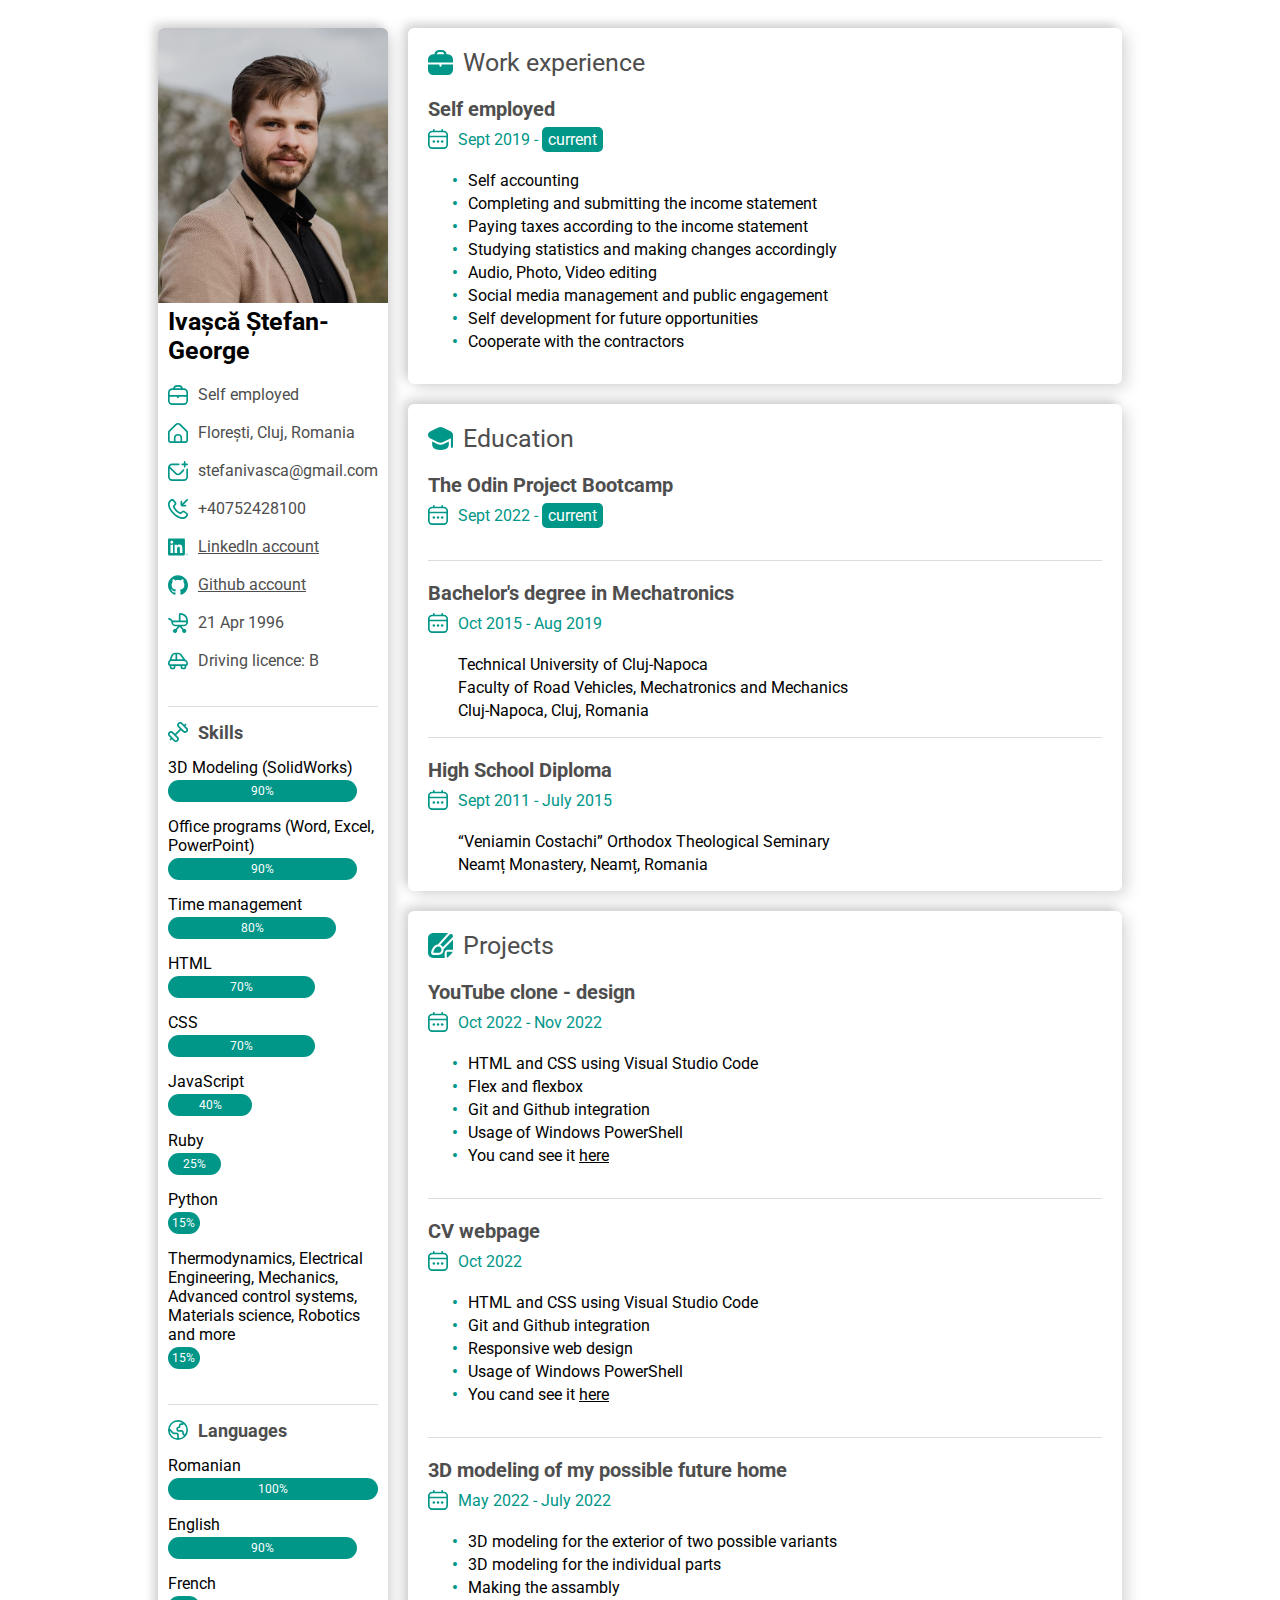
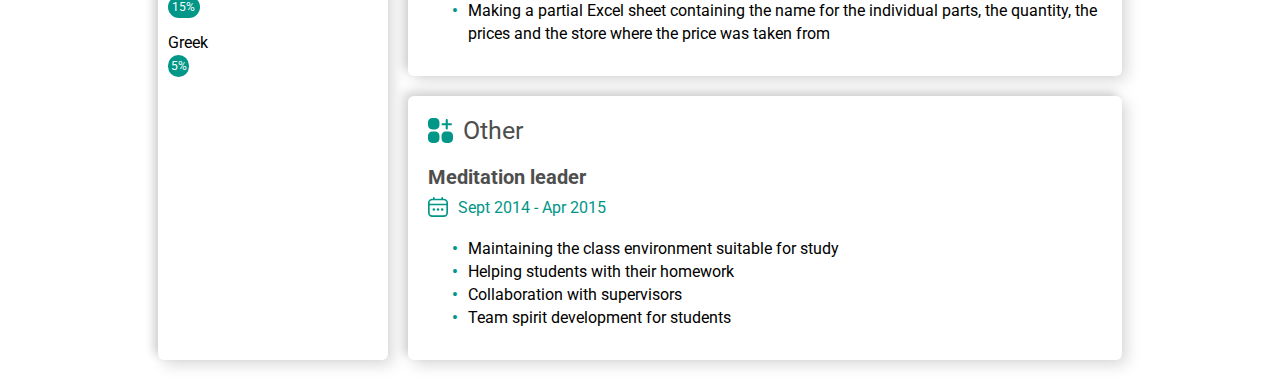
<file: index.html>
<!DOCTYPE html>
<html lang="en">

<head>
  <meta charset="UTF-8">
  <title>Cv Ivașcă Ștefan-George</title>
  <link rel="preconnect" href="https://fonts.googleapis.com">
  <link rel="preconnect" href="https://fonts.gstatic.com" crossorigin>
  <link
    href="https://fonts.googleapis.com/css2?family=Montserrat:wght@700&family=Roboto+Condensed&family=Roboto:wght@400;500;700&display=swap"
    rel="stylesheet">
  <link rel="stylesheet" href="work-education.css">
  <link rel="stylesheet" href="personal-info.css">
  <link rel="stylesheet" href="general.css">
  <meta name="viewport" content="width=device-width, initial-scale=1.0, maximum-scale=1.0, user-scalable=no">
</head>

<body>
  <div class="personal-info">
    <img class="my-image" src="cv.jpg" alt="the profile picture of this handsome man">
    <div class="general-info">
      <p lang="ro" class="name">Ivașcă Ștefan-George</p>
      <div class="info">
        <img class="icon" src="icons/briefcase-free-icon-font.svg" alt="briefcase icon">
        <p>Self employed</p>
      </div>
      <div class="info">
        <img class="icon" src="icons/home-free-icon-font.svg" alt="house icon">
        <p>Florești, Cluj, Romania</p>
      </div>
      <div class="info">
        <img class="icon" src="icons/envelope-plus-free-icon-font.svg" alt="envelope icon">
        <p>stefanivasca@gmail.com</p>
      </div>
      <div class="info">
        <img class="icon" src="icons/call-incoming-free-icon-font.svg" alt="phone icon">
        <p>+40752428100</p>
      </div>
      <div class="info">
        <img class="icon" src="icons/linkedin-free-icon-font.svg" alt="linkedIn logo">
        <a class="linkedin-link" href="https://www.linkedin.com/in/%C8%99tefan-iva%C8%99c%C4%83-044767132/" target="_blank">LinkedIn account</a>
      </div>
      <div class="info">
        <img class="icon" src="icons/github.svg" alt="github logo">
        <a class="linkedin-link" href="https://github.com/stefanIvasca" target="_blank">Github account</a>
      </div>
      <div class="info">
        <img class="icon" src="icons/baby-carriage-free-icon-font.svg" alt="baby-carriage icon">
        <p>21 Apr 1996</p>
      </div>
      <div class="info">
        <img class="icon" src="icons/car-side-free-icon-font.svg" alt="car icon">
        <p>Driving licence: B</p>
      </div>
    </div>
    <div>
      <div class="skills-line">
        <img class="star-icon" src="icons/gym-free-icon-font.svg" alt="dumbell icon">
        <p class="skills">Skills</p>
      </div>
      <div class="skill-bars">
        <p>3D Modeling (SolidWorks)</p>
        <p class="bar0">90%</p>
      </div>
      <div class="skill-bars">
        <p>Office programs (Word, Excel, PowerPoint)</p>
        <p class="bar1">90%</p>
      </div>
      <div class="skill-bars">
        <p>Time management</p>
        <p class="bar2">80%</p>
      </div>
      <div class="skill-bars">
        <p>HTML</p>
        <p class="bar3">70%</p>
      </div>
      <div class="skill-bars">
        <p>CSS</p>
        <p class="bar4">70%</p>
      </div>
      <div class="skill-bars">
        <p>JavaScript</p>
        <p class="bar5">40%</p>
      </div>
      <div class="skill-bars">
        <p>Ruby</p>
        <p class="bar6">25%</p>
      </div>
      <div class="skill-bars">
        <p>Python</p>
        <p class="bar7">15%</p>
      </div>
      <div class="skill-bars">
        <p>Thermodynamics, Electrical Engineering, Mechanics, Advanced control systems, Materials science, Robotics and
          more </p>
        <p class="bar8">15%</p>
      </div>
    </div>
    <div>
      <div>
        <div class="skills-line">
          <img class="star-icon" src="icons/world-free-icon-font.svg" alt="the Globe icon">
          <p class="skills">Languages</p>
        </div>
        <div class="skill-bars">
          <p>Romanian</p>
          <p class="bar-ro">100%</p>
        </div>
        <div class="skill-bars">
          <p>English</p>
          <p class="bar-en">90%</p>
        </div>
        <div class="skill-bars">
          <p>French</p>
          <p class="bar-fr">15%</p>
        </div>
        <div class="skill-bars">
          <p>Greek</p>
          <p class="bar-gr">5%</p>
        </div>
      </div>
    </div>
  </div>
  <div class="work-education">
    <div class="work">
      <div class="work-section-title">
        <img class="work-icon" src="icons/briefcase-free-icon-font-1.svg" alt="briefcase icon">
        <p class="work-experience">Work experience</p>
      </div>
      <div class="work-section-first">
        <p class="work-experience-p">Self employed</p>
        <div class="date-1">
          <img class="calendar-icon" src="icons/calendar-free-icon-font.svg" alt="calendar icon">
          <p>Sept 2019 - <span class="current">current</span></p>
        </div>
        <p class="work-section-informations">
          <ul>
            <li>Self accounting</li>
            <li>Completing and submitting the income statement</li>
            <li>Paying taxes according to the income statement</li>
            <li>Studying statistics and making changes accordingly</li>
            <li>Audio, Photo, Video editing</li>
            <li>Social media management and public engagement</li>
            <li>Self development for future opportunities</li>
            <li>Cooperate with the contractors</li>
          </ul>
        </p>
      </div>
    </div>
    <div class="education">
      <div class="work-section-title">
        <img class="work-icon" src="icons/graduation-cap-free-icon-font.svg" alt="graduate cap icon">
        <p class="work-experience">Education</p>
      </div>
      <div class="work-section-1">
        <p class="work-experience-p">The Odin Project Bootcamp </p>
        <div class="date-1">
          <img class="calendar-icon" src="icons/calendar-free-icon-font.svg" alt="calendar icon">
          <p>Sept 2022 - <span class="current">current</span></p>
        </div>
        <!--<p class="work-section-informations"> Technical University of Cluj-Napoca
        </p>
        <p class="work-section-informations"> Faculty of Road Vehicles, Mechatronics and Mechanics</p>
        <p class="work-section-informations">Cluj-Napoca, Cluj, Romania</p>-->
      </div>
      <div class="work-section-1">
        <p class="work-experience-p">Bachelor's degree in Mechatronics</p>
        <div class="date-1">
          <img class="calendar-icon" src="icons/calendar-free-icon-font.svg" alt="calendar icon">
          <p>Oct 2015 - Aug 2019</p>
        </div>
        <p class="work-section-informations"> Technical University of Cluj-Napoca
        </p>
        <p class="work-section-informations"> Faculty of Road Vehicles, Mechatronics and Mechanics</p>
        <p class="work-section-informations">Cluj-Napoca, Cluj, Romania</p>
      </div>
      <div class="work-section-second">
        <p class="work-experience-p">High School Diploma</p>
        <div class="date-1">
          <img class="calendar-icon" src="icons/calendar-free-icon-font.svg" alt="calendar icon">
          <p>Sept 2011 - July 2015</p>
        </div>
        <p class="work-section-informations">
          “Veniamin Costachi” Orthodox Theological Seminary
        </p>
        <p lang="ro" class="work-section-informations">Neamț Monastery, Neamț, Romania
        </p>
      </div>
    </div>
    <div class="projects">
      <div class="work-section-title">
        <img class="work-icon" src="icons/edit-alt-free-icon-font.svg" alt="brush on paper icon">
        <p class="work-experience">Projects</p>
      </div>
      <div class="work-section-1">
        <p lang="ro" class="work-experience-p">YouTube clone - design</p>
        <div class="date-1">
          <img class="calendar-icon" src="icons/calendar-free-icon-font.svg" alt="calendar icon">
          <p>Oct 2022 - Nov 2022</p>
        </div>
        <ul>
          <li>HTML and CSS using Visual Studio Code</li>
          <li>Flex and flexbox</li>
          <li>Git and Github integration</li>
          <li>Usage of Windows PowerShell</li>
          <li>You cand see it <a class="project-link" href="https://stefanivasca.github.io/youtube-design-clone/" target="_blank">here</a></li>
        </ul>
      </div>
      <div class="work-section-1">
        <p class="work-experience-p">CV webpage</p>
        <div class="date-1">
          <img class="calendar-icon" src="icons/calendar-free-icon-font.svg" alt="calendar icon">
          <p>Oct 2022</p>
        </div>
        <ul>
          <li>HTML and CSS using Visual Studio Code</li>
          <li>Git and Github integration</li>
          <li>Responsive web design</li>
          <li>Usage of Windows PowerShell</li>
          <li>You cand see it <a class="project-link" href="https://stefanivasca.github.io/CV-online/" target="_blank">here</a></li>
        </ul>
      </div>
      <div class="work-section-third">
        <p class="work-experience-p">3D modeling of my possible future home</p>
        <div class="date-1">
          <img class="calendar-icon" src="icons/calendar-free-icon-font.svg" alt="calendar icon">
          <p>May 2022 - July 2022</p>
        </div>
       <ul>
        <li>3D modeling for the exterior of two possible variants</li>
        <li>3D modeling for the individual parts</li>
        <li>Making the assambly</li>
        <li>Making a partial Excel sheet containing the name for the individual parts, the quantity, the prices and the store where the price was taken from</li>
       </ul>
      </div>
    </div>
    <div class="others">
      <div class="work-section-title">
        <img class="work-icon" src="icons/apps-add-free-icon-font.svg" alt="add block icon">
        <p class="work-experience">Other</p>
      </div>
      <!--<div class="work-section-1">
        <p class="work-experience-p">Title</p>
        <div class="date-1">
          <img class="calendar-icon" src="icons/calendar-free-icon-font.svg" alt="calendar icon">
          <p>date-to-date</p>
        </div>
        <ul>
          <li>description</li>
          <li>description</li>
          <li>description</li>
        </ul>
      </div>-->
      <div class="work-section-fourth">
        <p class="work-experience-p">Meditation leader</p>
        <div class="date-1">
          <img class="calendar-icon" src="icons/calendar-free-icon-font.svg" alt="calendar icon">
          <p>Sept 2014 - Apr 2015</p>
        </div>
        <ul>
          <li>Maintaining the class environment suitable for study</li>
          <li>Helping students with their homework</li>
          <li>Collaboration with supervisors</li>
          <li>Team spirit development for students</li>
        </ul>
      </div>
  </div>
</body>
</html>
</file>
<file: work-education.css>
.work-education {
  min-width: 340px;
  border-radius: 6px;
  max-width: 1600px;
}

.work {
  border-radius: 6px;
  margin-bottom: 20px;
  box-shadow: 5px 5px 15px rgba(0, 0, 0, 0.15),
    -5px -5px 10px rgba(0, 0, 0, 0.15);
}

.education {
  border-radius: 6px;
  box-shadow: 5px 5px 15px rgba(0, 0, 0, 0.15),
    -5px -5px 10px rgba(0, 0, 0, 0.15);
}

.star-icon {
  width: 20px;
  height: 20px;
  margin-right: 10px;
}

.work-icon {
  width: 25px;
  height: 25px;
  margin-right: 10px
}

.work-section-title {
  display: flex;
  padding: 20px;
  align-items: center;
}

.work-experience {
  font-size: 25px;
  color: #4e4e4e;
}

.calendar-icon {
  width: 20px;
  height: 20px;
  margin-right: 10px;
}

.work-section-1,
.work-section-first,
.work-section-second,
.work-section-third,
.work-section-fourth {
  margin: 0px 20px 20px 20px;
  border: 1px solid rgb(221, 221, 221);
  border-left: 0;
  border-right: 0;
  border-top: 0;
  padding-bottom: 15px;
}

.work-section-first,
.work-section-second,
.work-section-third{
  border:0;
}

.work-section-fourth{
  border: 0;
  margin-bottom: 0;
}

.work-experience-p {
  font-size: 20px;
  font-weight: bold;
  color: #4e4e4e;
  margin-bottom: 8px;
}

.date-1 {
  display: flex;
  color: #009688;
  align-items: center;
  margin-bottom: 20px;
}

.current {
  background-color: #009688;
  color: white;
  padding: 3px 6px;
  border-radius: 5px;
}

.work-section-informations {
  line-height: 23px;
  margin-left: 0px;
  text-indent: 30px;
}

.others,
.projects {
  border-radius: 6px;
  box-shadow: 5px 5px 15px rgba(0, 0, 0, 0.15),
    -5px -5px 10px rgba(0, 0, 0, 0.15);
}

ul {
  list-style: none;
  font-family: Roboto, Arial, Helvetica, sans-serif;
  font-size: 16px;
  line-height: 23px;
}

ul li::before {
  content: "\2022";
  color: #009688;
  font-weight: bold;
  display: inline-block;
  width: 1em;
  margin-left: -1em;
}

.project-link{
  font-family: Roboto, Arial, Helvetica, sans-serif;
  font-size: 16px;
  margin:0; 
  color:black;
}
</file>
<file: personal-info.css>
.personal-info {
  max-width: 580px;
  min-width: 230px;
  margin-right: 20px;
  box-shadow: 5px 5px 15px rgba(0, 0, 0, 0.15),
    -5px -5px 10px rgba(0, 0, 0, 0.15);
  border-radius: 6px;
}

.my-image {
  width: 100%;
  border-radius: 6px 6px 0 0;
}

.name {
  font-size: 25px;
  font-weight: bold;
  margin-left: 10px;
  margin-bottom: 20px;
}

.info {
  display: flex;
  margin-left: 10px;
  margin-bottom: 18px;
  color: rgb(78, 78, 78);
  align-items: center;
}

.icon {
  width: 20px;
  height: 20px;
  margin-right: 10px;
}

.skills-line {
  display: flex;
  margin-left: 10px;
  border: 1px solid rgb(221, 221, 221);
  border-left: 0;
  border-right: 0;
  border-bottom: 0;
  margin-right: 10px;
  padding-top: 15px;
  margin-top: 35px;
}

.skills {
  font-size: 18px;
  color: rgb(78, 78, 78);
  font-weight: bold;
}

.bar0,
.bar1,
.bar2,
.bar3,
.bar4,
.bar5,
.bar6,
.bar7,
.bar8,
.bar-ro,
.bar-en,
.bar-fr,
.bar-gr {
  background-color: #009688;
  color: white;
  text-align: center;
  border-radius: 11px;
  font-size: 12px;
  padding: 4px 0px;
  margin-top: 3px;
}

.bar0,
.bar1{
  width:90%;
}

.bar2{
  width:80%;
}

.bar3,
.bar4{
  width:70%;
}

.bar5{
  width: 40%;
}

.bar6{
  width: 25%;
}

.bar7{
  width: 15%;
}

.bar8{
  width: 15%;
}

.bar-ro{
  width: 100%;
}

.bar-en{
  width: 90%;
}

.bar-fr{
  width: 15%;
}

.bar-gr{
  width: 10%;
  margin-bottom: 15px;
}
.skill-bars {
  margin: 15px 10px 0px 10px;
}

.linkedin-link{
  font-family: Roboto, Arial, Helvetica, sans-serif;
  font-size: 16px;
  margin:0; color:rgb(78, 78, 78);
}
</file>
<file: general.css>
body {
  display: grid;
  padding: 20px 150px;
  grid-template-columns: 1fr 3fr;
}

p {
  font-family: Roboto, Arial, Helvetica, sans-serif;
  font-size: 16px;
  margin: 0;
}

@media (max-width: 715px){
  body{
    grid-template-columns: 1fr;
    justify-items: center;
    padding: 15px 15px;
  }

  .personal-info{
    max-width: 450px;
    min-width: 180px;
    margin-bottom: 20px;
    margin-right: 0;
  }

  .work-education{
    max-width: 450px;
    min-width: 180px
  }
}
</file>
